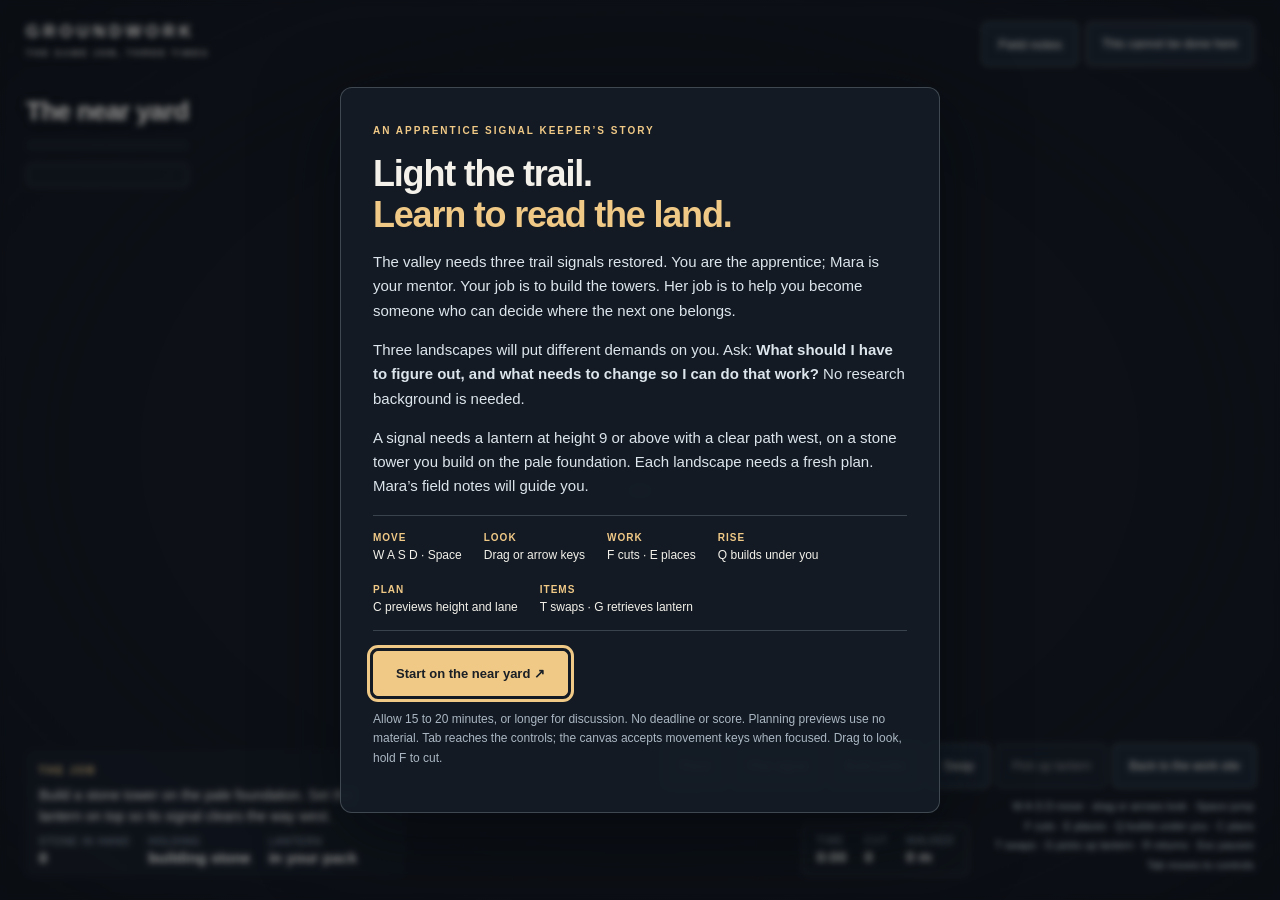
<file: index.html>
<!doctype html>
<html lang="en">
<head><meta charset="utf-8"><meta name="viewport" content="width=device-width,initial-scale=1"><meta name="theme-color" content="#1b2029"><title>Groundwork · The same job, three times</title><link rel="stylesheet" href="styles.css"></head>
<body>
<main id="game">
<canvas id="world" tabindex="0" aria-label="Building site. W A S D moves, drag or arrow keys look, F cuts, E places, Q builds under you. C opens signal planning, T swaps items, G picks up the lantern. Tab moves to controls."></canvas>
<div class="vignette" aria-hidden="true"></div>

<header>
  <div class="brand">GROUNDWORK<span>THE SAME JOB, THREE TIMES</span></div>
  <div class="header-actions"><button id="btn-notebook">Field notes</button><button id="btn-impossible">This cannot be done here</button></div>
</header>

<section class="lot" aria-label="This lot">
  <h1 id="plot-name">The near yard</h1>
  <p id="plot-note"></p><p id="position" class="position"></p>
  <dl id="conditions" class="conditions"></dl>
</section>

<div class="crosshair" aria-hidden="true">+</div>

<section class="readout" aria-label="Target">
  <strong id="target">—</strong><span id="target-note"></span>
</section>

<footer>
  <div class="job">
    <span class="eyebrow">THE JOB</span>
    <p>Build a stone tower on the pale foundation. Set the lantern on top so its signal clears the way west.</p>
    <dl class="tally">
      <div><dt>Stone in hand</dt><dd id="carried">0</dd></div>
      <div><dt>Holding</dt><dd id="holding">building stone</dd></div>
      <div><dt>Lantern</dt><dd id="lantern-state">in your pack</dd></div>
    </dl>
  </div>
  <dl class="tally effort" aria-label="What this lot has cost so far">
    <div><dt>Time</dt><dd id="elapsed">0:00</dd></div>
    <div><dt>Cut</dt><dd id="mined">0</dd></div>
    <div><dt>Walked</dt><dd id="walked">0 m</dd></div>
  </dl>
  <div class="keys">W A S D move · drag or arrows look · Space jump<br>F cuts · E places · Q builds under you · C plans<br>T swaps · G picks up lantern · R returns · Esc pauses<br>Tab moves to controls</div>
</footer>

<nav class="touch" aria-label="Controls">
  <button data-key="a" aria-label="Move left">←</button>
  <button data-key="w" aria-label="Move forward">↑</button>
  <button data-key="s" aria-label="Move back">↓</button>
  <button data-key="d" aria-label="Move right">→</button>
  <button data-key=" " aria-label="Jump">Jump</button>
  <button data-key="f" aria-label="Cut the targeted block">Cut</button>
  <button id="btn-place">Place</button>
  <button id="btn-check">Plan signal</button>
  <button id="btn-raise">Build under</button>
  <button id="btn-swap">Swap</button>
  <button id="btn-pickup" disabled>Pick up lantern</button>
  <button id="btn-home">Back to the work site</button>
</nav>
<div id="caption" role="status" aria-live="polite"></div>

<div id="load-error" role="alert" hidden>
  <h2>The 3D world could not start.</h2>
  <p id="error-message">This needs WebGL. Try a browser with hardware acceleration enabled.</p>
  <a href="https://minerclass.github.io/games-hub/">Back to the games hub</a>
</div>
</main>

<dialog id="intro" aria-labelledby="intro-title">
  <span class="eyebrow">AN APPRENTICE SIGNAL KEEPER’S STORY</span>
  <h2 id="intro-title">Light the trail.<br><em>Learn to read the land.</em></h2>
  <p>The valley needs three trail signals restored. You are the apprentice; Mara is your mentor. Your job is to build the towers. Her job is to help you become someone who can decide where the next one belongs.</p>
  <p>Three landscapes will put different demands on you. Ask: <strong>What should I have to figure out, and what needs to change so I can do that work?</strong> No research background is needed.</p>
  <p>A signal needs a lantern at height 9 or above with a clear path west, on a stone tower you build on the pale foundation. Each landscape needs a fresh plan. Mara’s field notes will guide you.</p>
  <div class="instructions">
    <span><b>MOVE</b>W A S D · Space</span>
    <span><b>LOOK</b>Drag or arrow keys</span>
    <span><b>WORK</b>F cuts · E places</span>
    <span><b>RISE</b>Q builds under you</span>
    <span><b>PLAN</b>C previews height and lane</span>
    <span><b>ITEMS</b>T swaps · G retrieves lantern</span>
  </div>
  <div class="actions"><button id="begin" class="primary">Start on the near yard ↗</button></div>
  <p class="fine">Allow 15 to 20 minutes, or longer for discussion. No deadline or score. Planning previews use no material. Tab reaches the controls; the canvas accepts movement keys when focused. Drag to look, hold F to cut.</p>
</dialog>

<dialog id="chapter" aria-labelledby="chapter-title">
  <span id="chapter-number" class="eyebrow"></span>
  <h2 id="chapter-title"></h2>
  <p id="chapter-scene"></p>
  <blockquote class="mentor"><span class="eyebrow">MARA · YOUR MENTOR</span><p id="chapter-mentor"></p></blockquote>
  <h3>Your next move</h3><p id="chapter-mission"></p>
  <p id="chapter-question" class="story-question"></p>
  <div class="actions"><button id="chapter-plan" class="primary">Make a prediction</button><button id="chapter-explore">Explore the lot</button></div>
  <details><summary>How to build your first tower</summary>
    <ol class="debrief-prompts"><li>Use Plan signal to choose a height and lane. Lane means your north–south position; the middle is 10. Previewing uses no stone.</li><li>Hold F while looking at reachable stone to collect it. The planner tells you how many blocks your tower needs.</li><li>Return to the pale foundation. Match your position to column 7 and your chosen lane using the position readout.</li><li>Hold stone and press Q (Build under) once for each block. It raises you with the tower.</li><li>When your feet reach the planned lantern height, look down at the top of your tower, swap to the lantern with T, and use E (Place). You may set it where you are standing. G retrieves a misplaced lantern for free.</li></ol>
    <p class="fine">Open Field notes anytime to reread this chapter. Reading and planning pause the active-time clock.</p>
  </details>
  <details><summary>The journey</summary><ol class="debrief-prompts"><li>Read the land: predict, test, explain.</li><li>Notice access costs: what is the extra effort for?</li><li>Recognize a barrier: when can effort not solve it?</li><li>Change a condition: help without taking over.</li></ol></details>
</dialog>

<dialog id="signal-plan" aria-labelledby="plan-title">
  <span class="eyebrow">PREVIEW BEFORE BUILDING</span>
  <h2 id="plan-title">Where will it carry?</h2>
  <p>Test a proposed tower at the center of the foundation, column 7. Choose its height and north–south lane. The minimum signal height is 9; an obstruction may require a higher or sideways position.</p>
  <label for="plan-height">Lantern height <input id="plan-height" type="number" min="6" max="21" step="1" value="9"></label>
  <label for="plan-lane">Foundation lane <select id="plan-lane"><option>7</option><option>8</option><option>9</option><option selected>10</option><option>11</option><option>12</option><option>13</option></select></label>
  <label for="plan-prediction">Before you preview, what do you expect? <select id="plan-prediction" class="wide-select"><option value="unsure">I am not sure yet</option><option value="clear">A clear signal</option><option value="low">Too low</option><option value="blocked">Blocked to the west</option></select></label>
  <p id="plan-result" role="status" aria-live="polite"></p>
  <p id="prediction-feedback" class="mentor" role="status" aria-live="polite"></p>
  <div class="actions"><button id="preview-plan" class="primary">Preview signal</button><button id="close-plan">Back to building</button></div>
  <p class="fine">No material is spent, and active time pauses while this panel is open. A clear signal is a plan, not proof that you can reach the materials.</p>
</dialog>

<dialog id="plot-done" aria-labelledby="done-title">
  <span class="eyebrow">THE LANTERN CARRIES</span>
  <h2 id="done-title">Finished.</h2>
  <div id="done-body"></div>
  <section aria-label="Talk with Mara"><h3 id="done-question"></h3><label for="done-choice">Your response <select id="done-choice" class="wide-select"></select></label><button id="done-discuss">Discuss with Mara</button><p id="done-feedback" class="mentor" role="status" aria-live="polite"></p></section>
  <div class="actions"><button id="next-plot" class="primary">On to the next lot ↗</button></div>
</dialog>

<dialog id="plot-gaveup" aria-labelledby="gaveup-title">
  <span class="eyebrow">NOT HARD. NOT POSSIBLE.</span>
  <h2 id="gaveup-title">You were right.</h2>
  <div id="gaveup-body"></div>
  <section aria-label="Talk with Mara"><h3 id="gaveup-question"></h3><label for="gaveup-choice">Your response <select id="gaveup-choice" class="wide-select"></select></label><button id="gaveup-discuss">Discuss with Mara</button><p id="gaveup-feedback" class="mentor" role="status" aria-live="polite"></p></section>
  <div class="actions"><button id="next-plot-2" class="primary">Carry on ↗</button></div>
</dialog>

<dialog id="debrief" aria-labelledby="debrief-title">
  <span class="eyebrow">WHAT THE THREE LOTS COST</span>
  <h2 id="debrief-title">Same builder.<br><em>Different access costs.</em></h2>
  <div class="scroller"><table id="debrief-table"></table></div>
  <p>The signal criterion stayed the same. You applied it to different landscapes. Walking farther and cutting more slowly increased the cost of access; being possible did not make every extra demand productive.</p>
  <ul class="debrief-prompts"><li>Which actions helped you decide where the lantern belonged?</li><li>Which actions only made the materials available?</li><li>What could you remove while preserving the spatial judgment?</li></ul>
  <p class="fine">These traces support reflection. They do not measure thinking or learning. You may have reasoned while walking or cutting; zero previews does not mean zero thought.</p>
  <h3>Change one condition on the walled lot</h3>
  <p>Mara hands you the crew’s resource list. Choose a change and predict why it will help. Your goal is to open access while keeping the signal decision yours.</p>
  <div id="affordance-list" class="affordances"></div>
  <p id="change-error" role="status" aria-live="polite"></p>
  <div class="actions"><button id="apply-change" class="primary">Go back and try again ↗</button></div>
  <p class="fine">Choose the condition you think addresses the barrier. Each attempt starts from the original walled lot with only that one change. You can return here and test another intervention.</p>
</dialog>

<dialog id="ending" aria-labelledby="end-title">
  <span class="eyebrow">THE CONDITIONING BASE</span>
  <h2 id="end-title">Access changed.<br><em>The criterion stayed.</em></h2>
  <div id="end-body"></div>
  <blockquote class="mentor"><span class="eyebrow">MARA’S LAST QUESTION</span><p>“The crew needs working lights. But tomorrow’s path may look different. Could you explain your choice and adapt it there?”</p></blockquote>
  <p><strong>The lesson:</strong> Preserve thinking worth doing. Remove barriers that prevent people from reaching it. Do not mistake a finished product for a complete account of what someone learned.</p>
  <h3>Now take it into a classroom</h3>
  <p>A student must compare two sources and justify a claim. One source is behind a broken login. An AI tool can also generate a finished paragraph. Which next move would you examine?</p>
  <label for="transfer-choice">Choose a move to discuss <select id="transfer-choice" class="wide-select"><option value="">Choose a response</option><option value="access">Provide accessible texts; keep the comparison</option><option value="answer">Accept the generated paragraph as understanding</option><option value="struggle">Keep the login problem as a lesson in persistence</option><option value="unsure">I need to clarify what the learner should practice</option></select></label>
  <button id="transfer-discuss">Consider the tradeoff</button><p id="transfer-feedback" class="mentor" role="status" aria-live="polite"></p>
  <p class="fine">Try explaining your choice to a partner. Later, use a different task to revisit it. These prompts are for reflection, not a scored assessment.</p>
  <details><summary>How this connects to the research</summary>
    <p><strong>Learning research:</strong> Soderstrom and Bjork’s <a href="https://bjorklab.psych.ucla.edu/wp-content/uploads/sites/13/2016/11/soderstorm_ra_learningvsperformance.pdf">Learning Versus Performance (2015)</a> distinguishes performance during practice from durable retention and transfer. A lit tower shows completion here; it cannot establish lasting learning.</p>
    <p><strong>Miner’s conceptual proposal:</strong> <a href="https://digitalcommons.nl.edu/ie/vol18/iss1/4/">When the Output Looks Like Learning</a> asks what educational work can disappear when a convincing output is enough. Pedagogical friction names work worth preserving: thinking (noetic), articulating ideas (rhetorical), and becoming through sustained engagement (existential). Infrastructural conditions include tools, time, access, and policy.</p>
    <p><strong>This game’s adaptation:</strong> The article describes four dimensions. Groundwork foregrounds infrastructure as the conditions supporting the other three. It mainly invites spatial reasoning and access decisions; it does not simulate all dimensions, AI use, or a real classroom. Mara’s responses are authored prompts, not a conversation with a person or an AI system.</p>
    <p class="fine">The framework is a conceptual proposal, not a finding established by this game. Difficulty alone does not demonstrate learning. Action counts and reflection choices are not learning measures; no responses are saved or sent.</p>
  </details>
  <div class="actions"><button id="try-another" class="primary">Try another condition</button><button id="again">Walk the three lots again</button>
  <a class="button" href="https://minerclass.github.io/games-hub/">Back to the games hub</a></div>
  <p class="fine">Continue with <a href="https://minerclass.github.io/friction-game/">Friction Lab</a> to examine which demands are productive, avoidable, or exclusionary. <a href="https://minerclass.github.io/friction-atlas/">The Friction Atlas</a> explores the learner-facing dimensions supported by these conditions. <a href="facilitator.html">Facilitator guide</a>.</p>
</dialog>

<dialog id="pause" aria-labelledby="pause-title">
  <span class="eyebrow">THE WORK WILL KEEP</span>
  <h2 id="pause-title">Paused.</h2>
  <div class="actions"><button id="resume" class="primary">Back to work</button>
  <button id="lock">Mouse look</button><button id="restart">Start over</button></div>
  <details><summary>What this is showing</summary>
    <p>Three lots, one builder, one signal criterion. Tool, distance, light, and barriers change access to the work. They do not change the criterion. Different landscapes still require different judgments.</p>
    <p>The point is the difference between difficulty that is worth keeping and a barrier that only looks like difficulty. Awkward controls are neither; they are a defect, and if something here is fighting you, that is a bug rather than a lesson.</p>
  </details>
</dialog>

<script src="vendor/three.min.js"></script><script src="plots.js"></script><script src="story.js"></script><script src="voxel.js"></script><script src="game.js"></script>
</body></html>
</file>
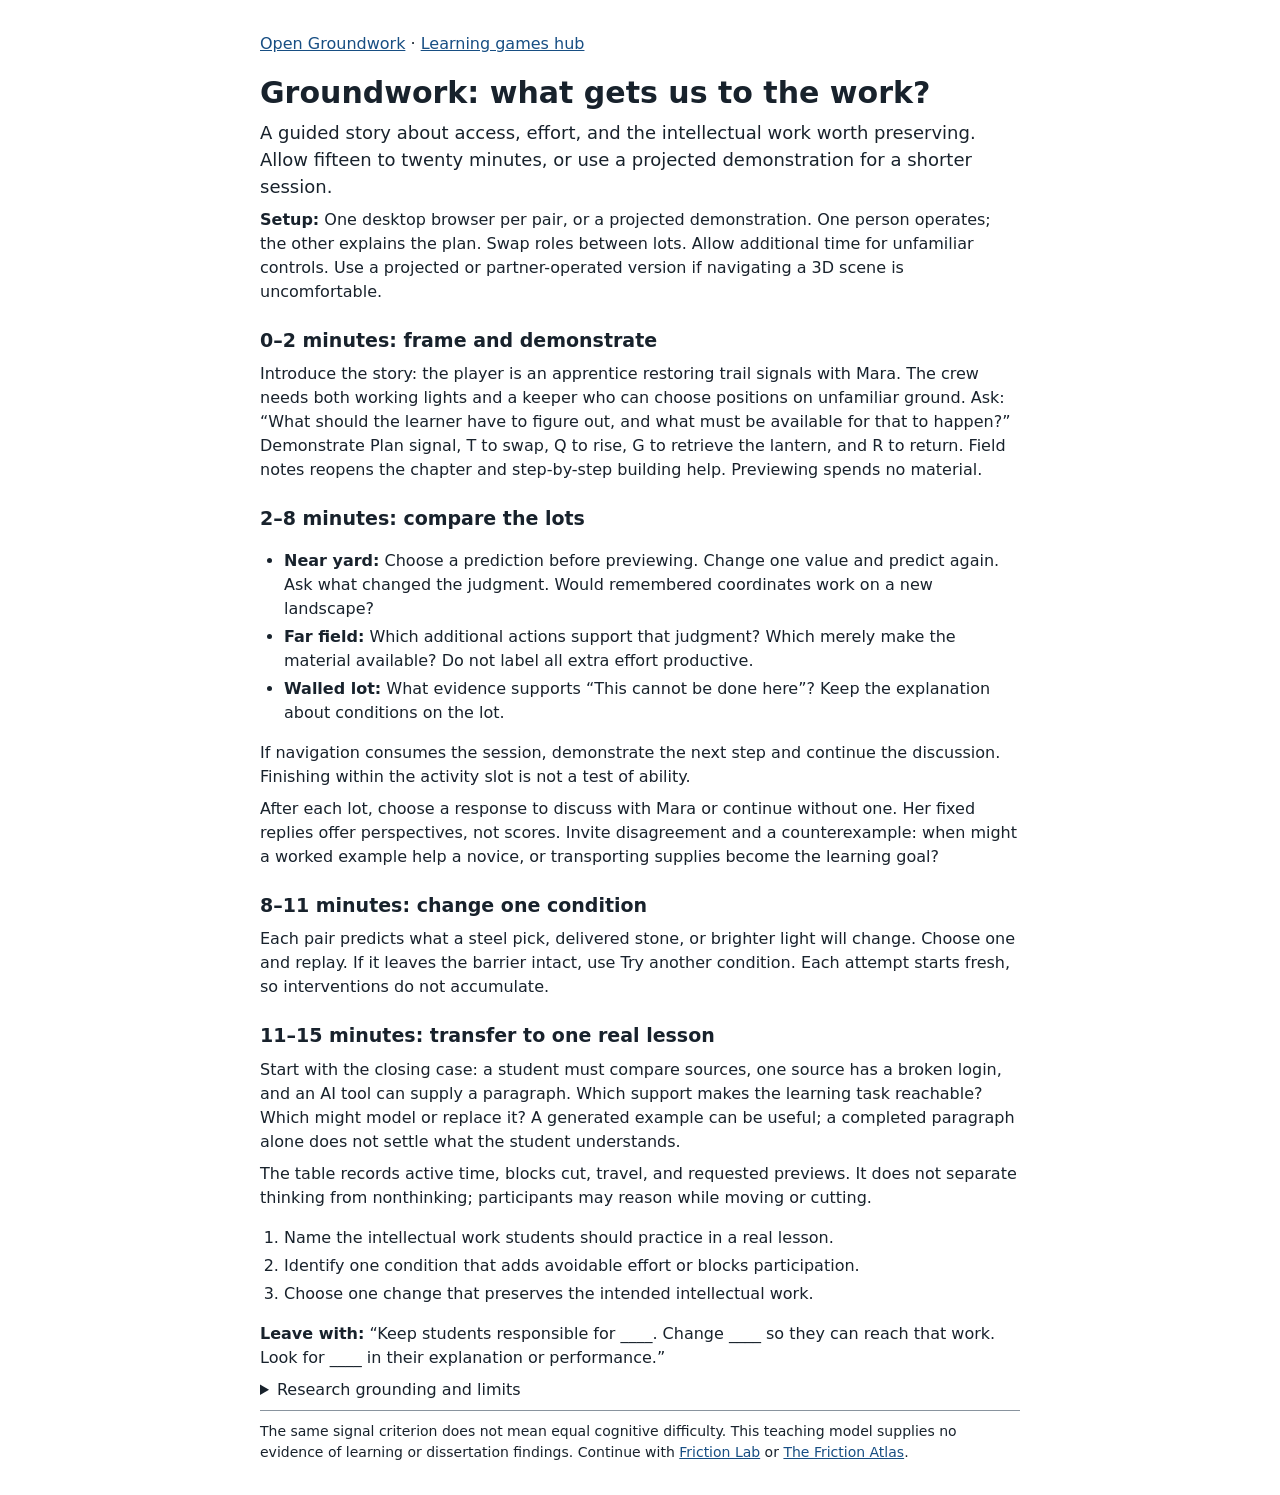
<file: facilitator.html>
<!doctype html>
<html lang="en">
<head>
<meta charset="utf-8"><meta name="viewport" content="width=device-width,initial-scale=1">
<title>Groundwork: facilitator guide</title>
<style>
body{max-width:760px;margin:32px auto;padding:0 24px;font:16px/1.5 system-ui,sans-serif;color:#18222c;background:#fff}
h1{font-size:30px;line-height:1.15;margin-bottom:8px}h2{font-size:19px;margin:22px 0 6px}
p{margin:8px 0}a{color:#174e83}a:focus-visible{outline:3px solid #174e83;outline-offset:3px}
.lead{font-size:18px}.note{font-size:14px;border-top:1px solid #89949e;padding-top:10px}
li{margin:4px 0}ol,ul{padding-left:24px}
@media print{body{margin:0;max-width:none;font-size:10pt;line-height:1.35}h1{font-size:21pt}h2{font-size:13pt;margin-top:13px}.lead{font-size:12pt}.note{font-size:9pt}.navigation{display:none}a{color:inherit;text-decoration:none}@page{margin:16mm}}
</style>
</head>
<body>
<nav class="navigation"><a href="index.html">Open Groundwork</a> · <a href="https://minerclass.github.io/games-hub/">Learning games hub</a></nav>
<main>
<h1>Groundwork: what gets us to the work?</h1>
<p class="lead">A guided story about access, effort, and the intellectual work worth preserving. Allow fifteen to twenty minutes, or use a projected demonstration for a shorter session.</p>
<p><strong>Setup:</strong> One desktop browser per pair, or a projected demonstration. One person operates; the other explains the plan. Swap roles between lots. Allow additional time for unfamiliar controls. Use a projected or partner-operated version if navigating a 3D scene is uncomfortable.</p>
<h2>0–2 minutes: frame and demonstrate</h2>
<p>Introduce the story: the player is an apprentice restoring trail signals with Mara. The crew needs both working lights and a keeper who can choose positions on unfamiliar ground. Ask: “What should the learner have to figure out, and what must be available for that to happen?” Demonstrate Plan signal, T to swap, Q to rise, G to retrieve the lantern, and R to return. Field notes reopens the chapter and step-by-step building help. Previewing spends no material.</p>
<h2>2–8 minutes: compare the lots</h2>
<ul>
<li><strong>Near yard:</strong> Choose a prediction before previewing. Change one value and predict again. Ask what changed the judgment. Would remembered coordinates work on a new landscape?</li>
<li><strong>Far field:</strong> Which additional actions support that judgment? Which merely make the material available? Do not label all extra effort productive.</li>
<li><strong>Walled lot:</strong> What evidence supports “This cannot be done here”? Keep the explanation about conditions on the lot.</li>
</ul>
<p>If navigation consumes the session, demonstrate the next step and continue the discussion. Finishing within the activity slot is not a test of ability.</p>
<p>After each lot, choose a response to discuss with Mara or continue without one. Her fixed replies offer perspectives, not scores. Invite disagreement and a counterexample: when might a worked example help a novice, or transporting supplies become the learning goal?</p>
<h2>8–11 minutes: change one condition</h2>
<p>Each pair predicts what a steel pick, delivered stone, or brighter light will change. Choose one and replay. If it leaves the barrier intact, use Try another condition. Each attempt starts fresh, so interventions do not accumulate.</p>
<h2>11–15 minutes: transfer to one real lesson</h2>
<p>Start with the closing case: a student must compare sources, one source has a broken login, and an AI tool can supply a paragraph. Which support makes the learning task reachable? Which might model or replace it? A generated example can be useful; a completed paragraph alone does not settle what the student understands.</p>
<p>The table records active time, blocks cut, travel, and requested previews. It does not separate thinking from nonthinking; participants may reason while moving or cutting.</p>
<ol>
<li>Name the intellectual work students should practice in a real lesson.</li>
<li>Identify one condition that adds avoidable effort or blocks participation.</li>
<li>Choose one change that preserves the intended intellectual work.</li>
</ol>
<p><strong>Leave with:</strong> “Keep students responsible for ____. Change ____ so they can reach that work. Look for ____ in their explanation or performance.”</p>
<details><summary>Research grounding and limits</summary><p>Soderstrom and Bjork's (2015) <a href="https://bjorklab.psych.ucla.edu/wp-content/uploads/sites/13/2016/11/soderstorm_ra_learningvsperformance.pdf">Learning Versus Performance</a> distinguishes practice performance from durable retention and transfer. This game does not test either retention or transfer.</p><p>Miner's <a href="https://digitalcommons.nl.edu/ie/vol18/iss1/4/">When the Output Looks Like Learning</a> is a conceptual framework with four dimensions. Groundwork adapts it by foregrounding infrastructure as conditions supporting noetic, rhetorical, and existential work. The game mainly invites spatial reasoning and access decisions, not all three forms of development. Mara is an authored character; the AI case is a thought experiment.</p><p><strong>Questions for a pilot:</strong> Can a novice explain the distinction without using the labels? Does the same learner apply it to a different classroom example later? Where does the simple wall metaphor fail to represent cumulative or changing barriers? Observe usability separately from conceptual understanding.</p></details>
<p class="note">The same signal criterion does not mean equal cognitive difficulty. This teaching model supplies no evidence of learning or dissertation findings. Continue with <a href="https://minerclass.github.io/friction-game/">Friction Lab</a> or <a href="https://minerclass.github.io/friction-atlas/">The Friction Atlas</a>.</p>
</main>
</body>
</html>
</file>
<file: styles.css>
:root{color-scheme:dark;--ink:#f3f1ea;--accent:#f0c987;--panel:#141a22e0;font-family:Segoe UI,Arial,sans-serif}
*{box-sizing:border-box}
body{margin:0;background:#11151c;color:var(--ink)}
button,input,textarea,select{font:inherit}
button,.button{min-height:44px;padding:10px 15px;border:1px solid #c3d0d85c;border-radius:5px;background:#1b2530d9;color:var(--ink);font-size:13px;cursor:pointer;text-decoration:none;display:inline-flex;align-items:center;justify-content:center}
button:hover,.button:hover{background:#2c3c4b}
button:disabled{opacity:.55;cursor:default}
button:focus-visible,a:focus-visible,input:focus-visible,select:focus-visible,summary:focus-visible{outline:3px solid var(--accent);outline-offset:3px}
button.primary{background:var(--accent);color:#1a1f25;border-color:var(--accent);font-weight:700;padding:14px 22px}
.primary:hover{background:#ffdda6}
[hidden]{display:none!important}

#game{height:100svh;min-height:560px;position:relative;overflow:hidden}
#world{position:absolute;inset:0;width:100%;height:100%;touch-action:none;outline:none;display:block}
#world:focus-visible{outline:3px solid var(--accent);outline-offset:-4px}
.vignette{pointer-events:none;position:absolute;inset:0;background:radial-gradient(ellipse at center,transparent 55%,#0b0f1499)}

header{position:absolute;top:22px;left:26px;right:26px;display:flex;align-items:flex-start;justify-content:space-between;gap:14px}
.brand{font-size:17px;font-weight:700;letter-spacing:4px;text-shadow:0 1px 8px #0b0f14}
.brand span{display:block;font-size:9px;letter-spacing:2px;margin-top:6px;opacity:.82}
.header-actions{display:flex;gap:8px;flex-wrap:wrap;justify-content:flex-end}

.lot{position:absolute;top:96px;left:26px;max-width:290px;pointer-events:none;text-shadow:0 2px 10px #0b0f14}
h1{font-size:26px;font-weight:600;letter-spacing:-.6px;margin:0 0 5px}
.lot p{font-size:13px;margin:0 0 12px;color:#dfe6ec}
.lot .position{font-size:12px;background:#141a22;padding:6px 8px;border-radius:4px}
.conditions{margin:0;background:var(--panel);border:1px solid #c3d0d833;border-radius:7px;padding:11px 13px;backdrop-filter:blur(7px)}
.conditions div{display:flex;justify-content:space-between;gap:14px;font-size:12px;padding:3px 0}
.conditions dt{color:#a9b7c4;margin:0}
.conditions dd{margin:0;text-align:right;color:var(--ink)}

.crosshair{position:absolute;left:50%;top:50%;transform:translate(-50%,-50%);font:20px monospace;opacity:.8;pointer-events:none;text-shadow:0 0 5px #000}
.readout{position:absolute;left:50%;top:calc(50% + 26px);transform:translateX(-50%);text-align:center;pointer-events:none;background:#101822c4;padding:6px 13px;border-radius:5px}
.readout strong{display:block;font-size:13px;font-weight:600}
.readout span{font-size:11px;color:#bccad6}
.readout:has(strong:empty){display:none}

footer{position:absolute;bottom:24px;left:26px;right:26px;display:grid;grid-template-columns:1fr auto auto;align-items:end;gap:26px;pointer-events:none}
.eyebrow{font-size:10px;letter-spacing:2px;color:var(--accent);font-weight:700}
.job{max-width:380px;background:var(--panel);padding:10px 13px;border-radius:7px}
.job p{font-size:14px;line-height:1.45;margin:7px 0 10px}
.tally{display:flex;gap:18px;margin:0;flex-wrap:wrap}
.tally div{display:flex;flex-direction:column;gap:2px}
.tally dt{font-size:10px;letter-spacing:1px;color:#9fadba;margin:0;text-transform:uppercase}
.tally dd{margin:0;font-size:15px;font-weight:600}
.effort{background:var(--panel);border:1px solid #c3d0d833;border-radius:7px;padding:10px 14px}
.keys{font-size:11px;line-height:1.8;text-align:right;color:#c6d2dd}

.touch{position:absolute;bottom:112px;right:24px;display:flex;gap:6px;flex-wrap:wrap;justify-content:flex-end;max-width:60%}
.touch button{font-size:12px;flex:0 0 auto;min-width:44px}
.touch button[data-key]{display:none;touch-action:none}
#btn-impossible{font-size:12px;border-color:#e0a8a85c}

#caption{position:absolute;bottom:186px;left:50%;transform:translateX(-50%);width:min(580px,calc(100% - 40px));text-align:center;background:#101822e6;padding:12px 18px;border-radius:6px;font-size:14px;line-height:1.55;pointer-events:none}
#caption:empty{display:none}

dialog{padding:32px;width:min(600px,calc(100% - 30px));max-height:calc(100svh - 30px);overflow:auto;color:var(--ink);background:#151c25f2;border:1px solid #c3d0d840;border-radius:12px;box-shadow:0 24px 80px #04070b88}
dialog::backdrop{background:#080c1166;backdrop-filter:blur(3px)}
h2{font-size:36px;line-height:1.14;font-weight:600;letter-spacing:-1.2px;margin:15px 0}
h2 em{font-style:normal;color:var(--accent)}
h3{font-size:15px;margin:24px 0 10px}
dialog p{font-size:15px;line-height:1.62;color:#dde5ec}
.fine{font-size:12px!important;color:#aab7c3!important}
.instructions{display:flex;gap:22px;flex-wrap:wrap;padding:16px 0;margin:16px 0;border-top:1px solid #9fb3c144;border-bottom:1px solid #9fb3c144;font-size:12px}
.instructions b{display:block;font-size:10px;letter-spacing:1px;color:var(--accent);margin-bottom:5px}
.actions{display:flex;flex-wrap:wrap;gap:10px;margin:20px 0 14px}
dialog label{display:flex;align-items:center;gap:10px;font-size:13px;margin-top:16px}
dialog input[type=checkbox],dialog input[type=radio]{width:17px;height:17px;accent-color:#f0c987}
dialog input[type=number],dialog select{min-height:44px;padding:7px;border:1px solid #a9b7c4;border-radius:4px;background:#101822;color:var(--ink);width:90px}
.debrief-prompts{padding-left:22px;font-size:14px;line-height:1.6;color:#dde5ec}
#plan-result{min-height:4em;padding:12px;background:#101822;border-radius:5px}
#change-error:empty{display:none}
.mentor{margin:16px 0;padding:14px 16px;background:#101822;border-left:3px solid var(--accent);border-radius:4px}
.mentor p{margin:8px 0 0}
.mentor:empty{display:none}
.story-question{font-weight:600;color:var(--accent)}
dialog label:has(.wide-select){display:block}
dialog select.wide-select{display:block;width:100%;max-width:100%;margin:8px 0 12px;font-size:13px}
details{margin-top:18px}
details p{font-size:13px}
summary{cursor:pointer;font-size:13px;padding:9px 0}

.scroller{overflow-x:auto;margin:14px 0}
table{border-collapse:collapse;width:100%;font-size:13px;min-width:430px}
th,td{text-align:left;padding:9px 11px;border-bottom:1px solid #9fb3c133}
thead th{font-size:10px;letter-spacing:1px;text-transform:uppercase;color:#a9b7c4}
tbody th{font-weight:600}
td{color:#dde5ec}
.affordances{display:grid;gap:8px}
.affordances label{margin:0;padding:11px 13px;border:1px solid #c3d0d840;border-radius:6px;cursor:pointer}
.affordances label:hover{background:#1e2833}

#load-error{position:absolute;inset:12%;padding:28px;background:#151c25;border-radius:10px;overflow:auto}
a{color:#a9d8ea}

@media(max-width:820px){
  header{top:14px;left:16px;right:16px;gap:9px}
  .brand{font-size:13px;letter-spacing:2px}
  .brand span{font-size:8px;letter-spacing:.5px}
  .lot{left:16px;top:116px;max-width:min(250px,60vw)}
  .header-actions{max-width:190px}
  .header-actions button{padding:8px;font-size:11px}
  h1{font-size:20px}
  .lot p{font-size:12px}
  .conditions div{font-size:11px}
  footer{left:16px;right:16px;bottom:15px;display:block}
  .job{max-width:100%}
  .job p,.job>.eyebrow{display:none}
  .effort{margin-top:11px;display:inline-flex}
  .keys{display:none}
  .touch{left:16px;right:16px;bottom:145px;max-width:none;justify-content:center}
  .touch button[data-key]{display:inline-flex}
  #caption{bottom:300px;font-size:13px;padding:10px 14px}
  .readout{top:calc(50% + 20px)}
  h2{font-size:28px}
  dialog{padding:23px}
  dialog p{font-size:14px}
}
@media(prefers-reduced-motion:reduce){*{transition:none!important;animation:none!important}}
</file>
